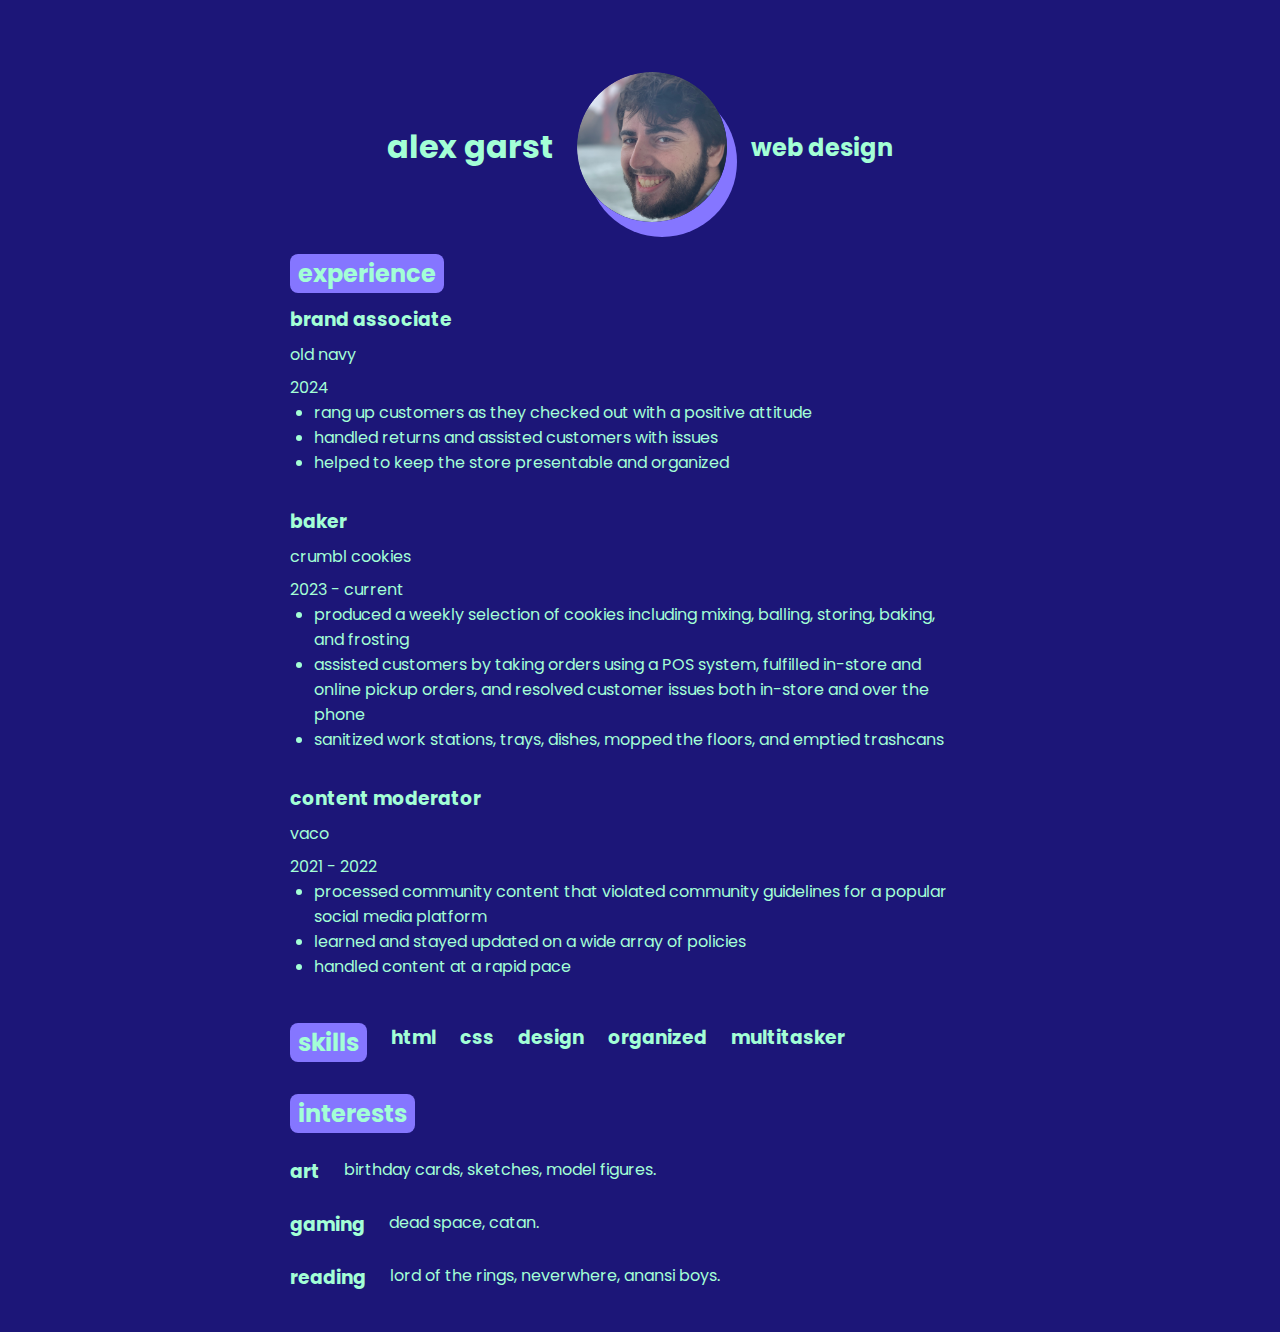
<file: capstone 2 - personal site/index.html>
<!DOCTYPE html>
<html lang="en">
<head>
    <meta charset="UTF-8">
    <meta name="viewport" content="width=device-width, initial-scale=1.0">
    <title>Alex Garst</title>
    
    <link rel="preconnect" href="https://fonts.googleapis.com">
    <link rel="preconnect" href="https://fonts.gstatic.com" crossorigin>
    <link href="https://fonts.googleapis.com/css2?family=Poppins:ital,wght@0,100;0,200;0,300;0,400;0,500;0,600;0,700;0,800;0,900;1,100;1,200;1,300;1,400;1,500;1,600;1,700;1,800;1,900&display=swap" rel="stylesheet">

    <link rel="stylesheet" href="https://cdnjs.cloudflare.com/ajax/libs/font-awesome/6.5.1/css/all.min.css" integrity="sha512-DTOQO9RWCH3ppGqcWaEA1BIZOC6xxalwEsw9c2QQeAIftl+Vegovlnee1c9QX4TctnWMn13TZye+giMm8e2LwA==" crossorigin="anonymous" referrerpolicy="no-referrer" />

    <link rel="stylesheet" href="./style.css">
</head>
    <body>

        <header>
            <nav>
                <a href="https://github.com/xealstrag">
                    <i class="fa-brands fa-github"></i>
                </a>
                <a href="https://www.linkedin.com/in/alex-garst-47223113b/">
                    <i class="fa-brands fa-linkedin"></i>
                </a>
                <a href="https://dribbble.com/xealstrag">
                    <i class="fa-brands fa-dribbble"></i>
                </a>
            </nav>
        </header>

        <main>

            <section class="profileContainer">
                <h1>alex garst</h1>
                <img src="./images/profile.png">
                <h2>web design</h2>
            </section>

            <section class="experienceContainer">
                <h2 class="highlight">experience</h2>
                <div class="experienceItem">
                    <div> 
                        <div>
                            <h3>brand associate</h3>
                            <p>old navy</p>
                            <p>2024</p>
                        </div>
                        <ul>
                            <li>rang up customers as they checked out with a positive attitude</li>
                            <li>handled returns and assisted customers with issues</li>
                            <li>helped to keep the store presentable and organized</li>
                        </ul>
                    </div>
                    <div> 
                        <div>
                            <h3>baker</h3>
                            <p>crumbl cookies</p>
                            <p>2023 - current</p>
                        </div>
                        <ul>
                            <li>produced a weekly selection of cookies including mixing, balling, storing, baking, and frosting</li>
                            <li>assisted customers by taking orders using a POS system, fulfilled in-store and online pickup orders, and resolved customer issues both in-store and over the phone</li>
                            <li>sanitized work stations, trays, dishes, mopped the floors, and emptied trashcans</li>
                        </ul>
                    </div>
                    <div> 
                        <div>
                            <h3>content moderator</h3>
                            <p>vaco</p>
                            <p>2021 - 2022</p>
                        </div>
                        <ul>
                            <li>processed community content that violated community guidelines for a popular social media platform</li>
                            <li>learned and stayed updated on a wide array of policies</li>
                            <li>handled content at a rapid pace</li>
                        </ul>
                    </div>
                </div>
            </section>

            <section class="skillsContainer">
                <h2 class="highlight">skills</h2>
                <div class="skillsItem">
                    <h3>html</h3>
                </div>
                <div class="skillsItem">
                    <h3>css</h3>
                </div>
                <div class="skillsItem">
                    <h3>design</h3>
                </div>
                <div class="skillsItem">
                    <h3>organized</h3>
                </div>
                <div class="skillsItem">
                    <h3>multitasker</h3>
                </div>
            </section>

            <section class="interestsContainer">
                <h2 class="highlight">interests</h2>
                <div>
                    <div class="interestsItem">
                        <h3>art</h3>
                        <p>birthday cards, sketches, model figures.</p>
                    </div>
                    <div class="interestsItem">
                        <h3>gaming</h3>
                        <p>dead space, catan.</p>
                    </div>
                    <div class="interestsItem">
                        <h3>reading</h3>
                        <p>lord of the rings, neverwhere, anansi boys.</p>
                    </div>
                </div>
            </section>
        </main>
    </body>
</html>
</file>
<file: capstone 2 - personal site/style.css>
* {
    margin: 0;
    padding: 0;
    text-decoration: unset;
    box-sizing: border-box;
    transition-duration: 200ms;
}

:root {
    --primary-color: #A3FFD6;
    --secondary-color: #7BC9FF;
    --tertiary-color: #8576FF;
    --bg-color: #1C1678;
}

a {
    text-decoration: unset;
    color: var(--secondary-color)
}

a:hover {
    opacity: 0.6;
}

i {
    font-size: 1.5em;
}


body {
    display: flex;
    flex-direction: column;
    font-family: poppins, sans-serif;
    text-align: left;
    min-height: 100vh;
    min-width: 600px;
    /* max-width: 1200px; */
    margin: 0 auto;
    background-color: var(--bg-color);
    color: var(--primary-color);
    padding: 16px;
}

nav  {
    display: flex;
    justify-content: lefts;
    border-radius: 50px;
    padding: 12px 0;
    gap: 24px;
}

header,
section {
    max-width: 700px; 
    margin: 0 auto; 
    width: 100%; 
}

.profileContainer {
    display: flex;
    justify-content: center;
    flex-direction: column;
    gap: 20px;
    margin: 32px auto;
}

.profileContainer img {
    width: 150px;
    border-radius: 100%;
    box-shadow: 10px 15px var(--tertiary-color); 
}

.experienceItem {
    display: flex;
    flex-direction: column;
    gap: 32px;
    padding: 12px 0;
}

.experienceItem div div {
    display: flex;
    flex-direction: column;
    gap: 8px;
}

ul {
    padding: 0 24px;
}

.skillsContainer {
    display: flex;
    /* flex-direction: column; */
    gap: 24px;
    margin: 32px auto;
}

.interestsContainer {
    display: flex;
    flex-direction: column;
    gap: 24px;
    margin: 24px auto;
}

.interestsContainer > div {
    display: flex;
    flex-direction: column;
    gap: 24px;
}

.interestsItem {
    display: flex;
    gap: 24px;
}

footer {
    display: flex;
    gap: 24px;
    margin: 32px 0;
}

.highlight {
    background: var(--tertiary-color);
    color: var(--primary-color);
    width: fit-content;
    padding: 2px 8px;
    border-radius: 8px;
    text-align: center;
}

@media (min-width: 640px) {
    .profileContainer {
        flex-direction: row;
        align-items: center;
        gap: 24px;
    }
    
}
</file>
